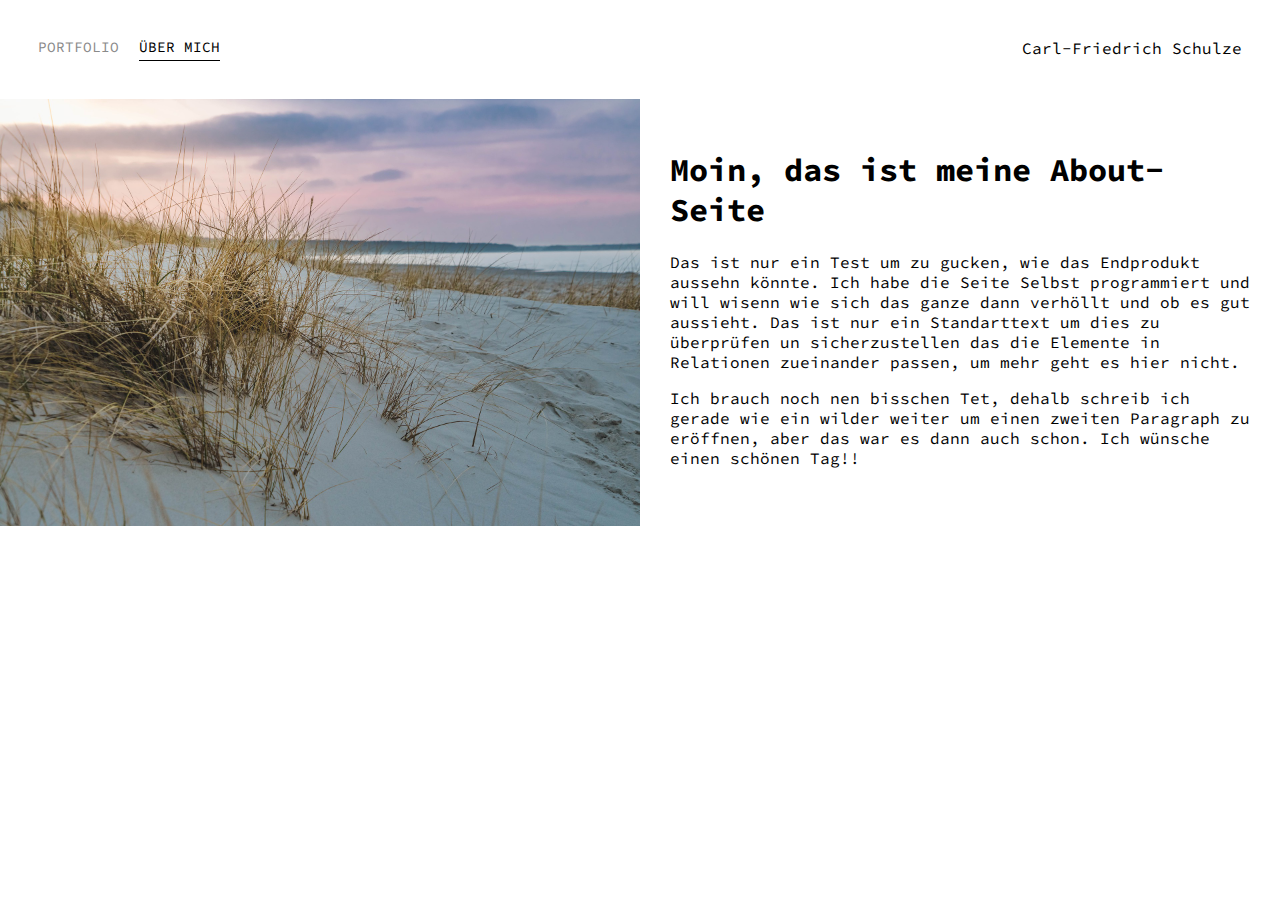
<file: about.html>
<!DOCTYPE html>
<html>
  <head>
    <meta charset="utf-8">
    <title>About</title>
    <link href="https://fonts.googleapis.com/css?family=Source+Code+Pro&display=swap" rel="stylesheet">
    <link rel="stylesheet" href="styles.css">
  </head>
  <body>
      <div class="container">
        <div class="nav-wrapper">
          <div class="left-side">
            <div class="nav-link-wrapper">
              <a href="index.html">Portfolio</a>
            </div>
            <div class="nav-link-wrapper active-nav-link">
              <a href="about.html">Über mich</a>
            </div>
          </div>
          <div class="right-side">
            <div class="brand">
              <div>Carl-Friedrich Schulze</div>
            </div>
          </div>
      </div>

      <div class="content-wrapper">
        <div class="two-column-wrapper">
          <div class="profile-img-wrapper">
            <img src="images/portfolio1.jpg" alt="">
          </div>
          <div class="profile-content-wrapper">
<h1>Moin, das ist meine About- Seite</h1>

<p>Das ist nur ein Test um zu gucken, wie das Endprodukt aussehn könnte. Ich habe die Seite Selbst programmiert und will wisenn wie sich das ganze dann verhöllt und ob es gut aussieht. Das ist nur ein Standarttext um dies zu überprüfen un sicherzustellen das die Elemente in Relationen zueinander passen, um mehr geht es hier nicht. </p>
<p>Ich brauch noch nen bisschen Tet, dehalb schreib ich gerade wie ein wilder weiter um einen zweiten Paragraph zu eröffnen, aber das war es dann auch schon. Ich wünsche einen schönen Tag!!</p>
          </div>
        </div>
        </div>
      </div>
  </body>
</html>
</file>
<file: styles.css>
/*Haupt styles*/
body {
font-family: 'Source Code Pro', monospace;
  margin: 0px;

}

.content-wrapper{
  display: grid;
  grid-template-columns: 1fr;
}

.container {
  display: grid;
  grid-template-columns: 1fr;
}

/*navigation styles*/
.nav-wrapper {
  display: flex;
  justify-content: space-between;
  padding: 38px;
}
.left-side {
  display: flex;
}



.nav-wrapper > .left-side > div {
  margin-right: 20px;
  font-size: 0.9em;
  text-transform: uppercase;
}

.nav-link-wrapper {
  height: 22px;
  border-bottom: 1px solid transparent;
  transition: border-bottom 0.5s;
}

.nav-link-wrapper a {
  color: #8a8a8a;
  text-decoration: none;
  transition: color 0.5s;
}

.nav-link-wrapper:hover {
  border-bottom: 1px solid black;
}

.nav-link-wrapper a:hover {
  color: black;
}

.active-nav-link{
  border-bottom: 1px solid black;
}

.active-nav-link a{
  color: black!important;
}

/*Portfolio styles*/

.portfolio-items-wrapper{
  display: grid;
  grid-template-columns: 1fr 1fr 1fr;
}

.portfolio-item-wrapper{
  position: relative;
}

.portfolio-img-backround{
  height: 350px;
  width: 100%
  background-size:cover;
  background-position: center;
  background-repeat: no-repeat;
}
.portfolio-img-text-wrapper{
  position: absolute;
  top: 0;
  display: flex;
  flex-direction: column;
  justify-content: center;
  align-items: center;
  height: 100%
  text-align:center;
  padding-left: 100px;
  padding-right: 100px;
}


.logo-wrapper img {
  width: 100%;
  margin-bottom: 20px;
align-items: center;
}

.portfolio-img-text-wrapper:hover .subtitle{
  font-weight: 600;
  color: white;
}

.portfolio-img-text-wrapper .subtitle{
  font-weight: 600;
  transition: 1s;
  color: transparent;

}

.img-darken{
  transition: 1s;
  filter: brightness(10%);
}
/*about page styles*/
.two-column-wrapper{
  display: grid;
  grid-template-columns: 1fr 1fr;

}
.profile-img-wrapper img{
  width: 100%;
}
.profile-content-wrapper{
  padding: 30px;
}

.profile-content-wrapper h1{
  color: black;
}

.r1{
  background-image: linear-gradient(120deg, #d4fc79 0%, #96e6a1 100%);

  max-height: 140px;
    transition: max-height 1.0s ease-out;
    overflow: hidden;

   /*height:140px;
   transition: height 1s ease-in-out;*/
   font-size: 20px;
   font-weight: 600;
   display: grid;
   grid-template-columns: 1fr 2fr;
}

.r1 h1{
  margin-left: 30px;
  margin-right: 50px;

}

.r1 p{
  margin-left: 30px;
  margin-right: 50px;
}

.r1 img{
  
}

#accordion div h1{
  text-align: center;
  font-size: 28px;
  font-weight: 600;
}

.r1:hover {

   background-image: linear-gradient(120deg, #f6d365 0%, #fda085 100%);

   max-height: 1000px;
    transition: max-height 0.5s ease-in
}
</file>
